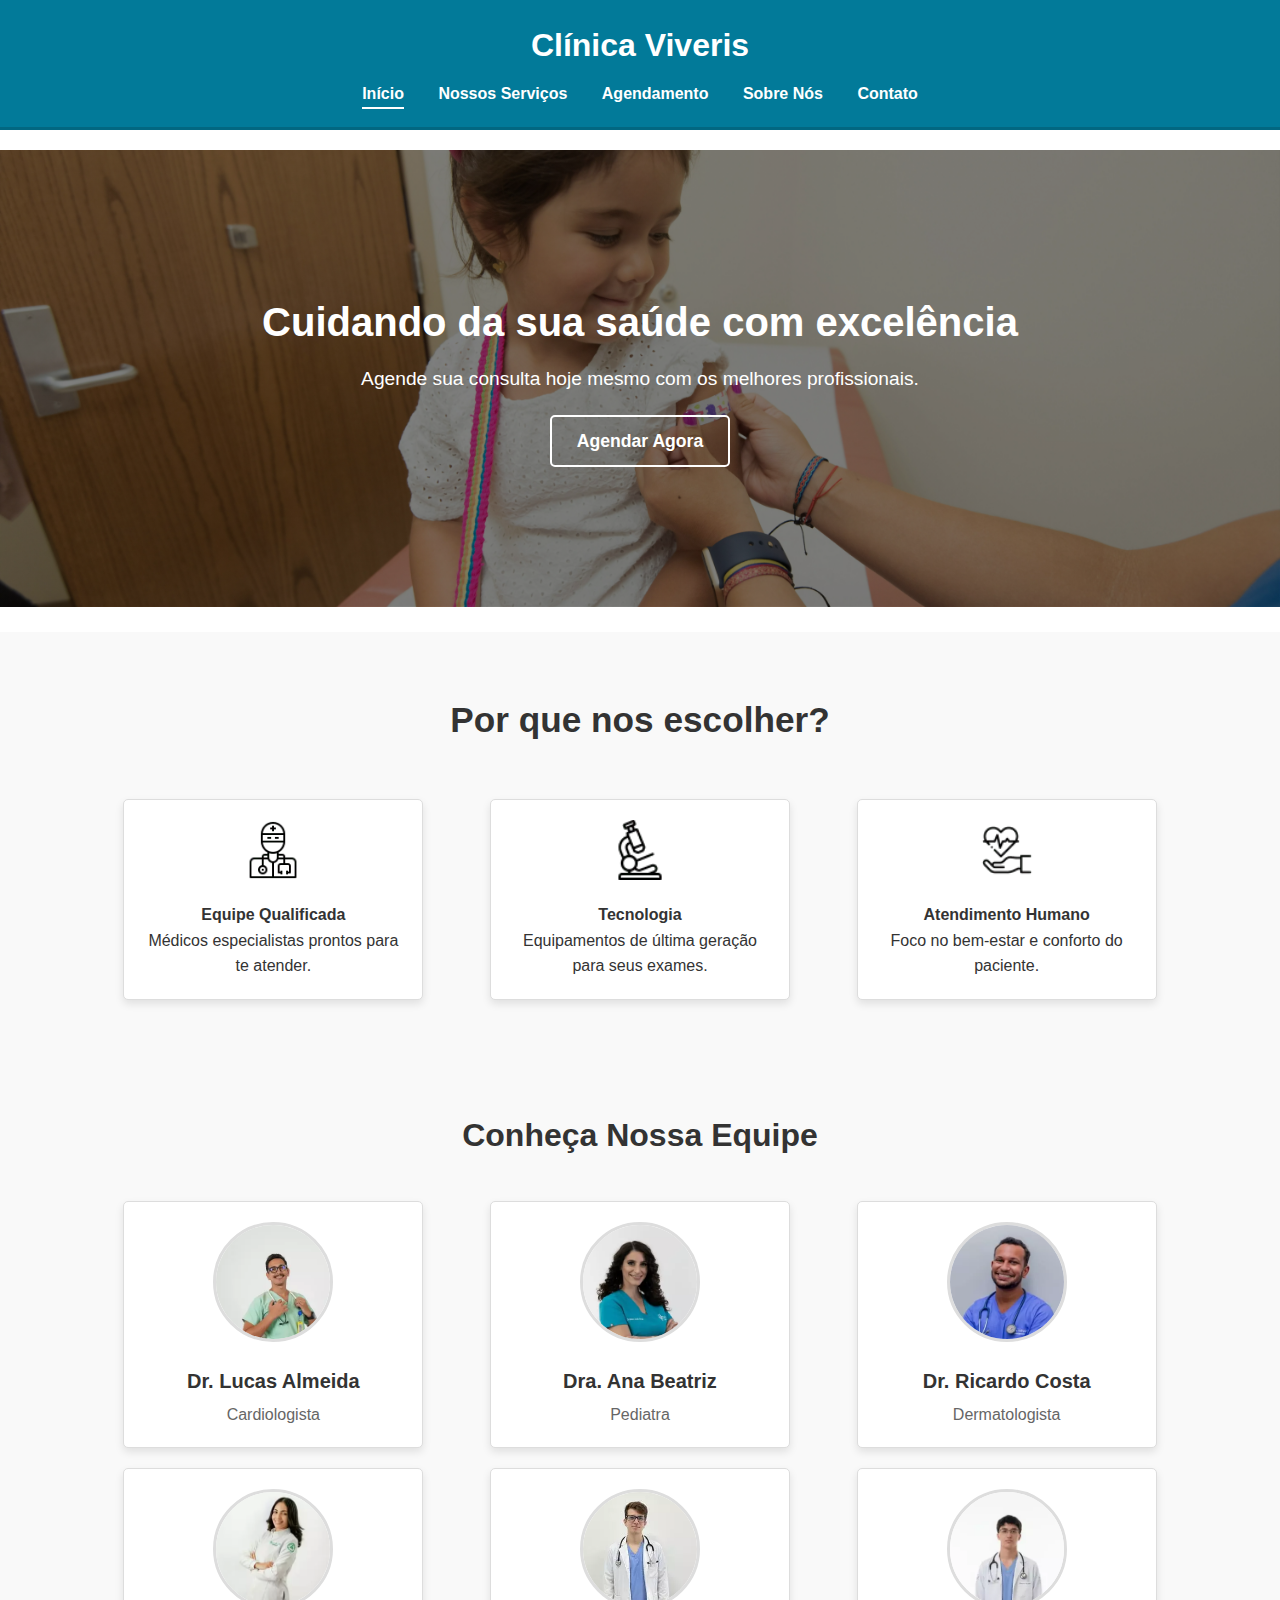
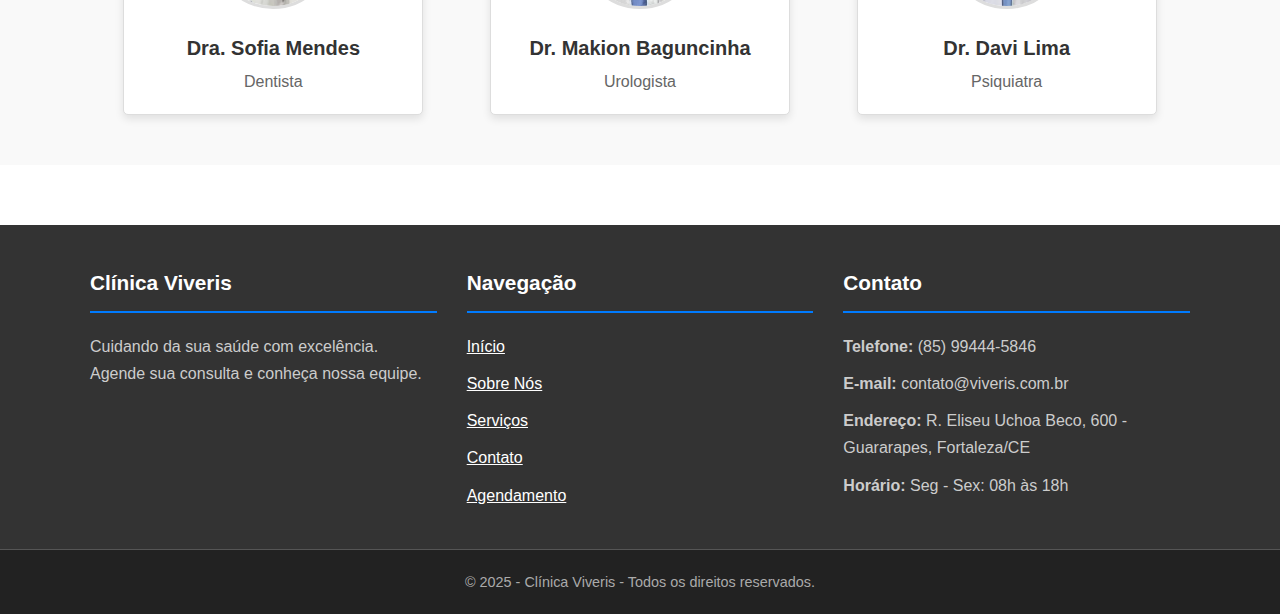
<file: index.html>
<!DOCTYPE html>
<html lang="pt-BR">
<head>
    <meta charset="UTF-8">
    <meta name="viewport" content="width=device-width, initial-scale=1.0">
    <title>Clínica Viveris - Início</title>

    <link rel="stylesheet" href="src/css/style.css">
</head>
<!-- Marcelo: Aqui é onde fica o menu do topo. -->
<body>
    <header>
        <div class="container">
            <h1>Clínica Viveris</h1>

            <nav>
                <ul>
                    <li><a href="index.html" class="pagina-ativa">Início</a></li>
                     <li><a href="src/pages/servicos.html">Nossos Serviços</a></li>
                    <li><a href="src/pages/agendamento.html">Agendamento</a></li>
                    <li><a href="src/pages/sobre-nos.html">Sobre Nós</a></li>
                    <li><a href="src/pages/contato.html">Contato</a></li>
                </ul>
            </nav>
        </div>
    </header>
<!-- Marcelo: aqui é aparte do hero (banner) -->
    <main>
        <section class="hero">
            <div class="container">
                <h2>Cuidando da sua saúde com excelência</h2>
                <p>Agende sua consulta hoje mesmo com os melhores profissionais.</p>
                <a href="src/pages/agendamento.html" class="btn btn-fantasma">Agendar Agora</a><!-- Marcelo: classe btn é a base do botão, btn-fantasma e define a aparência específica-->
            </div>
        </section>
        <br>
<!-- Marcelo: aqui é a parte dos cards (Destaques) -->
        <section class="destaques">
            <div class="container">
                <h3>Por que nos escolher?</h3>
                <div class="cards-container">
                    <div class="card">
                        <img src="src/img/AnyConv.com__medico64.webp" alt="icon-med" class="icon">
                        <h4>Equipe Qualificada</h4>
                        <p>Médicos especialistas prontos para te atender.</p>
                    </div>
                    <div class="card">
                        <img src="src/img/AnyConv.com__Microscopio.webp" alt="icon-microscopio" class="icon">
                        <h4>Tecnologia</h4>
                        <p>Equipamentos de última geração para seus exames.</p>
                    </div>
                    <div class="card">
                        <img src="src/img/AnyConv.com__mao-coracao.webp" alt="icon-coracao" class="icon">
                        <h4>Atendimento Humano</h4>
                        <p>Foco no bem-estar e conforto do paciente.</p>
                    </div>
                </div>
            </div>
        </section>
<!-- Marcelo: aqui é a parte das imagens da equipe -->
        <section id="equipe">
            <div class="container">
                <h2>Conheça Nossa Equipe</h2>
                <div class="cards-container">

                    <div class="card">
                        <img src="src/img/AnyConv.com__medico-homem3.webp" alt="Dr. Lucas Almeida" class="foto-perfil">
                        <h4>Dr. Lucas Almeida</h4>
                        <p>Cardiologista</p>
                    </div>

                    <div class="card">
                        <img src="src/img/AnyConv.com__medica1.webp" alt="Dra. Ana Beatriz" class="foto-perfil">
                        <h4>Dra. Ana Beatriz</h4>
                        <p>Pediatra</p>
                    </div>

                    <div class="card">
                        <img src="src/img/AnyConv.com__medico-homem2.webp" alt="Dr. Ricardo Costa" class="foto-perfil">
                        <h4>Dr. Ricardo Costa</h4>
                        <p>Dermatologista</p>
                    </div>

                    <div class="card">
                        <img src="src/img/AnyConv.com__medica3.webp" alt="Dra. Sofia Mendes" class="foto-perfil">
                        <h4>Dra. Sofia Mendes</h4>
                        <p>Dentista</p>
                    </div>

                    <div class="card">
                        <img src="src/img/AnyConv.com__makion.webp" alt="Dr. Makion Holanda" class="foto-perfil">
                        <h4>Dr. Makion Baguncinha</h4>
                        <p>Urologista</p>
                    </div>

                    <div class="card">
                        <img src="src/img/AnyConv.com__lima.webp" alt="Dr. Davi Lima" class="foto-perfil">
                        <h4>Dr. Davi Lima</h4>
                        <p>Psiquiatra</p>
                    </div>

                </div>
            </div>
        </section>
    </main>
<!-- Marcelo: parte dos links e contato embaixo -->
    <footer>
        <div class="container">
            <div class="footer-grid">

                <div class="footer-coluna">
                    <h3>Clínica Viveris</h3>
                    <p>Cuidando da sua saúde com excelência. Agende sua consulta e conheça nossa equipe.</p>
                </div>

                <div class="footer-coluna">
                    <h3>Navegação</h3>
                    <ul>
                        <li><a href="index.html">Início</a></li>
                        <li><a href="src/pages/sobre-nos.html">Sobre Nós</a></li>
                        <li><a href="src/pages/servicos.html">Serviços</a></li>
                        <li><a href="src/pages/contato.html">Contato</a></li>
                        <li><a href="src/pages/agendamento.html">Agendamento</a></li>
                    </ul>
                </div>

                <div class="footer-coluna">
                    <h3>Contato</h3>
                    <p><strong>Telefone:</strong> (85) 99444-5846</p>
                    <p><strong>E-mail:</strong> contato@viveris.com.br</p>
                    <p><strong>Endereço:</strong> R. Eliseu Uchoa Beco, 600 - Guararapes, Fortaleza/CE</p>
                    <p><strong>Horário:</strong> Seg - Sex: 08h às 18h</p>
                </div>

            </div>
        </div>
<!-- Marcelo: parte do rodapé-->   
        <div class="rodapé">
            <p>© 2025 - Clínica Viveris - Todos os direitos reservados.</p>
        </div>
    </footer>

</body>

</html>
</file>
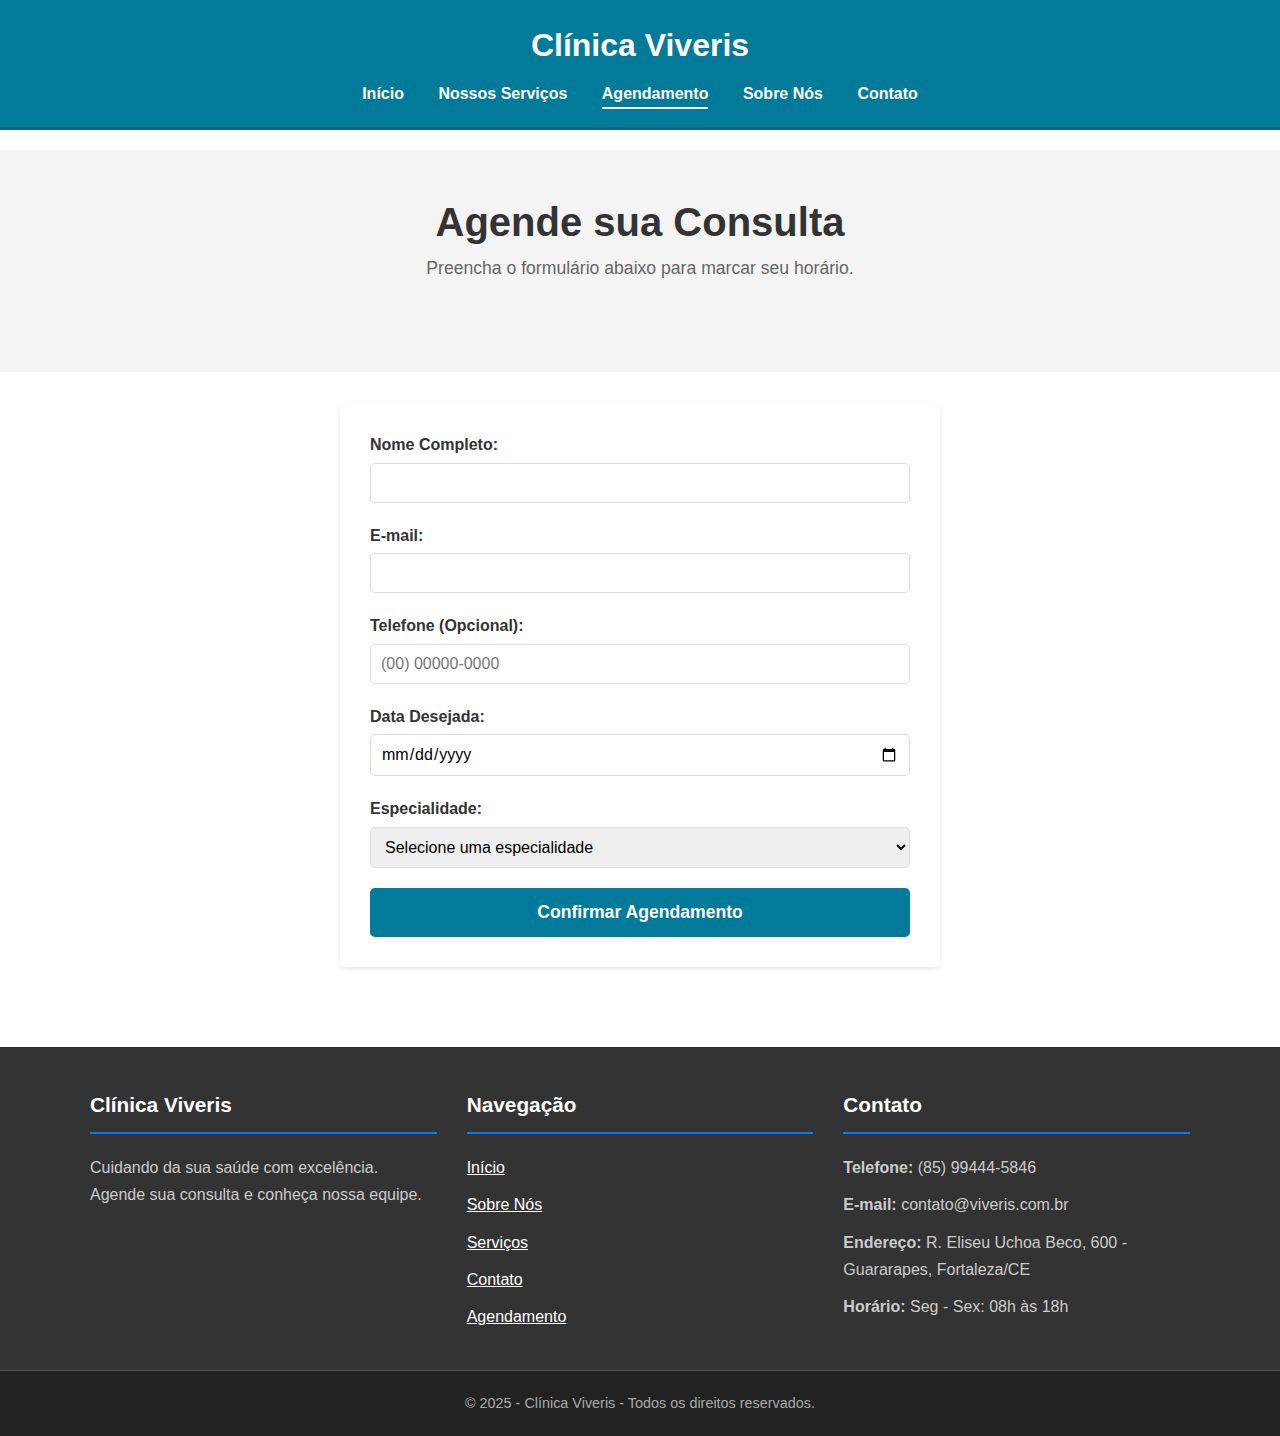
<file: src/pages/agendamento.html>
<!DOCTYPE html>
<html lang="pt-BR">
<head>
    <meta charset="UTF-8">
    <meta name="viewport" content="width=device-width, initial-scale=1.0">

    <title>Agendamento | Clínica Viveris</title>

    <link rel="stylesheet" href="https://cdnjs.cloudflare.com/ajax/libs/font-awesome/6.4.0/css/all.min.css">
    <link rel="stylesheet" href="../css/style.css">
</head>
<!-- Marcelo: Aqui é onde fica o menu do topo. -->
<body>
    <header>
        <div class="container">
            <h1>Clínica Viveris</h1>
            <nav>
                <ul>
                    <li><a href="../../index.html">Início</a></li>
                    <li><a href="servicos.html">Nossos Serviços</a></li>
                    <li><a href="agendamento.html" class="pagina-ativa">Agendamento</a></li>
                    <li><a href="sobre-nos.html">Sobre Nós</a></li>
                    <li><a href="contato.html">Contato</a></li>
                </ul>
            </nav>
        </div>
    </header>

    <main>
        <section class="titulo-pagina">
            <div class="container">
                <h2>Agende sua Consulta</h2>
                <p>Preencha o formulário abaixo para marcar seu horário.</p>
            </div>
        </section>

        <section class="formulario-container">

            <form id="formAgendamento" onsubmit="return validarEEnviar();">

                <div class="form-grupo">
                    <label for="nome">Nome Completo:</label>
                    <input type="text" id="nome" name="nome">
                    <span class="mensagemErro"></span>
                </div>

                <div class="form-grupo">
                    <label for="email">E-mail:</label>
                    <input type="email" id="email" name="email">
                    <span class="mensagemErro"></span>
                </div>

                <div class="form-grupo">
                    <label for="telefone">Telefone (Opcional):</label>
                    <input type="tel" id="telefone" name="telefone" placeholder="(00) 00000-0000">
                    <span class="mensagemErro"></span>
                </div>

                <div class="form-grupo">
                    <label for="data">Data Desejada:</label>
                    <input type="date" id="data" name="data"> <!-- type="date" é o calendário -->
                    <span class="mensagemErro"></span>
                </div>

                <div class="form-grupo">
                    <label for="especialidade">Especialidade:</label>
                    <select id="especialidade" name="especialidade">
                        <option value="">Selecione uma especialidade</option>
                        <option value="Cardiologia">Cardiologia</option>
                        <option value="Pediatria">Pediatria</option>
                        <option value="Odontologia">Odontologia</option>
                        <option value="Dermatologia">Dermatologia</option>
                        <option value="urologia">Urologia</option>
                        <option value="psiquiatria">Psiquiatria</option>
                    </select>
                    <span class="mensagemErro"></span>
                </div>

                <button type="submit" class="btn btn-solido btn-bloco">Confirmar Agendamento</button>

            </form>
        </section>
    </main>

    <footer>
        <div class="container">
            <div class="footer-grid">

                <div class="footer-coluna">
                    <h3>Clínica Viveris</h3>
                    <p>Cuidando da sua saúde com excelência. Agende sua consulta e conheça nossa equipe.</p>
                </div>

                <div class="footer-coluna">
                    <h3>Navegação</h3>
                    <ul>
                        <li><a href="../../index.html">Início</a></li>
                        <li><a href="./sobre-nos.html">Sobre Nós</a></li>
                        <li><a href="./servicos.html">Serviços</a></li>
                        <li><a href="./contato.html">Contato</a></li>
                        <li><a href="./agendamento.html">Agendamento</a></li>
                    </ul>
                </div>

                <div class="footer-coluna">
                    <h3>Contato</h3>
                    <p><strong>Telefone:</strong> (85) 99444-5846</p>
                    <p><strong>E-mail:</strong> contato@viveris.com.br</p>
                    <p><strong>Endereço:</strong> R. Eliseu Uchoa Beco, 600 - Guararapes, Fortaleza/CE</p>
                    <p><strong>Horário:</strong> Seg - Sex: 08h às 18h</p>
                </div>

            </div>
        </div>
<!-- Marcelo: parte do rodapé-->  
        <div class="rodapé">
            <p>© 2025 - Clínica Viveris - Todos os direitos reservados.</p>
        </div>
    </footer>


    <script src="../js/validacao.js"></script>

</body>

</html>
</file>
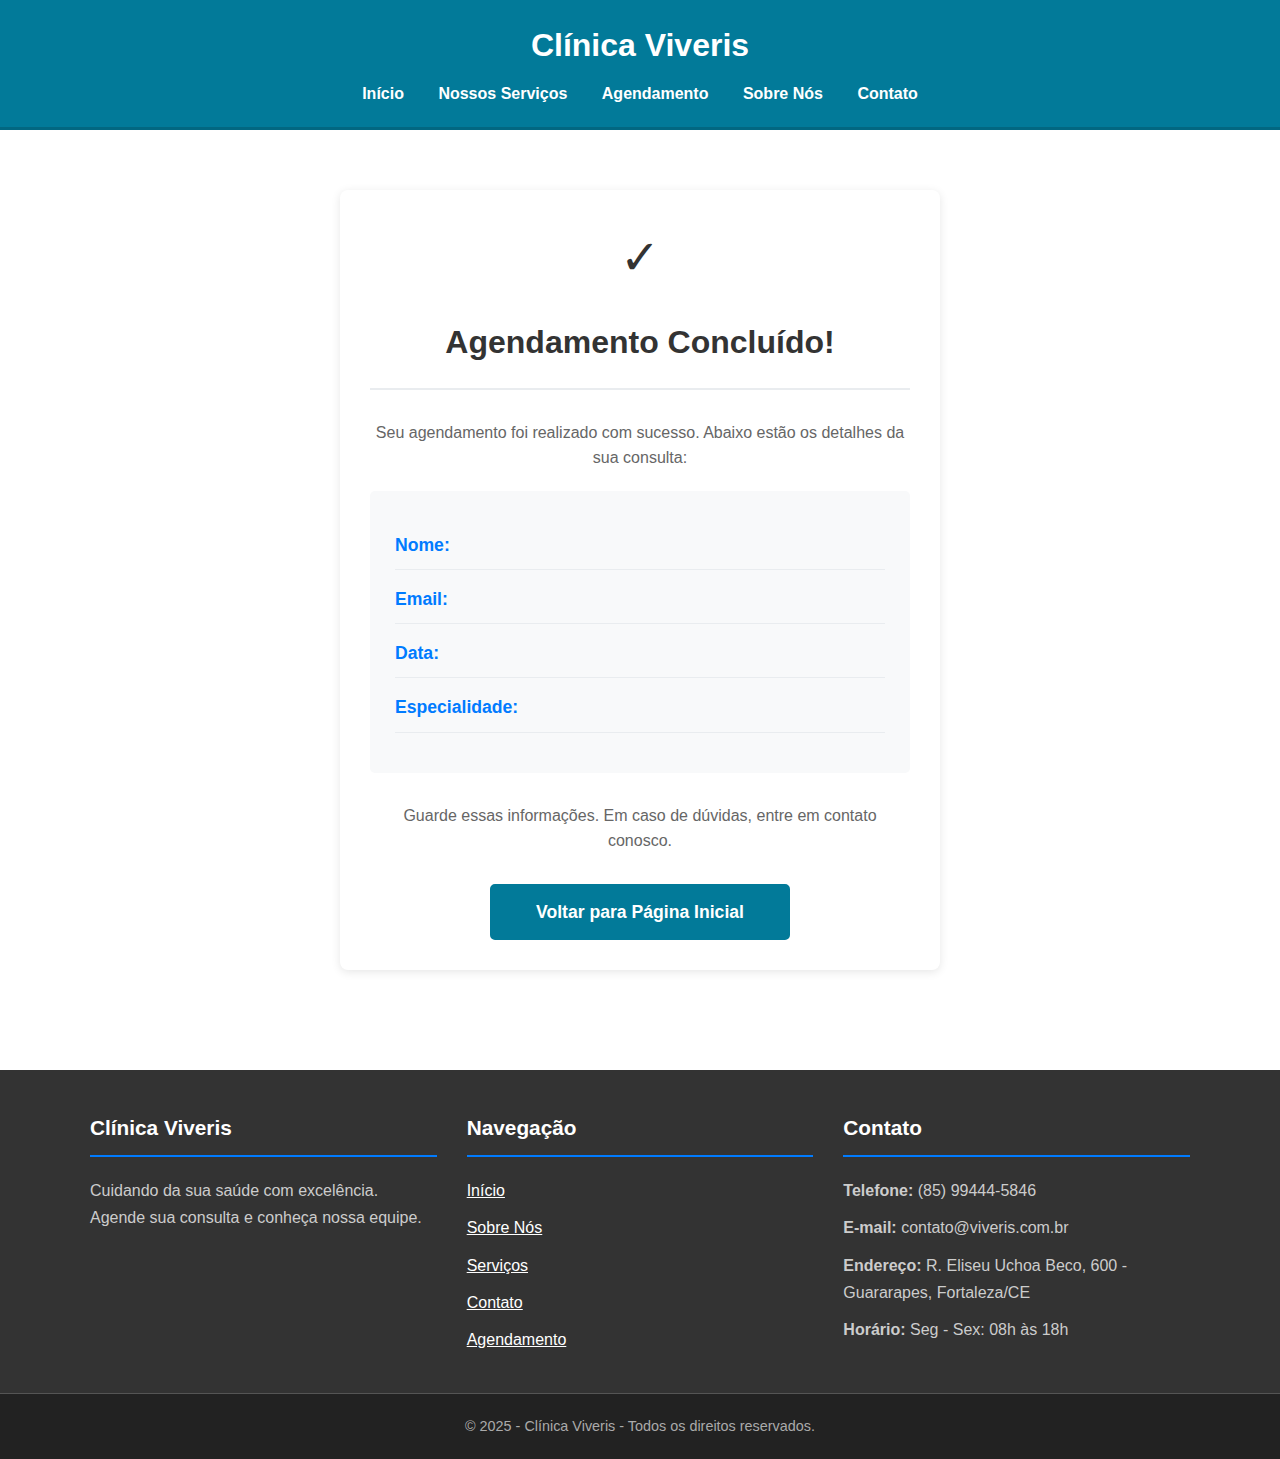
<file: src/pages/confirmacao-agendamento.html>
<!DOCTYPE html>
<html lang="pt-BR">

<head>
    <meta charset="UTF-8">
    <meta name="viewport" content="width=device-width, initial-scale=1.0">
    <title>Agendamento Concluído | Clínica Viveris</title>
    <link rel="stylesheet" href="../css/style.css">

    <script>
        
        window.addEventListener('DOMContentLoaded', function () {
            const dados = JSON.parse(localStorage.getItem('agendamento'));

            if (dados) {
               
                const databr = new Date(dados.data + 'T00:00:00').toLocaleDateString('pt-BR');

                document.getElementById('nome').textContent = dados.nome;
                document.getElementById('email').textContent = dados.email;
                document.getElementById('data').textContent = databr;
                document.getElementById('especialidade').textContent = dados.especialidade;

                if (dados.telefone) {
                    document.getElementById('telefone-container').style.display = 'block';
                    document.getElementById('telefone').textContent = dados.telefone;
                }

                localStorage.removeItem('agendamento');
            }
        });
    </script>
</head>

<body>
    <header>
        <div class="container">
            <h1>Clínica Viveris</h1>
            <nav>
                <ul>
                    <li><a href="../../index.html">Início</a></li>
                    <li><a href="../pages/servicos.html">Nossos Serviços</a></li>
                    <li><a href="../pages/agendamento.html">Agendamento</a></li>
                    <li><a href="../pages/sobre-nos.html">Sobre Nós</a></li>
                    <li><a href="../pages/contato.html">Contato</a></li>
                </ul>
            </nav>
        </div>
    </header>

    <main>
        <div class="container">
            <div class="confirmacao-agendamento">
                <div class="icone-sucesso">✓</div>
                <h2 class="confirmacao-titulo">Agendamento Concluído!</h2>

                <div class="confirmacao-mensagem">
                    <p>Seu agendamento foi realizado com sucesso. Abaixo estão os detalhes da sua consulta:</p>
                </div>

                <div class="confirmacao-dados">
                    <p><strong>Nome:</strong> <span id="nome"></span></p>
                    <p><strong>Email:</strong> <span id="email"></span></p>
                    <p><strong>Data:</strong> <span id="data"></span></p>
                    <p><strong>Especialidade:</strong> <span id="especialidade"></span></p>
                    <p id="telefone-container" style="display: none"><strong>Telefone:</strong> <span id="telefone"></span></p>
                </div>

                <div class="confirmacao-mensagem">
                    <p>Guarde essas informações. Em caso de dúvidas, entre em contato conosco.</p>
                </div>

                <a href="../../index.html" class="btn btn-solido btn-confirmacao">Voltar para Página Inicial</a>
            </div>
        </div>
    </main>

    <footer>
        <div class="container">
            <div class="footer-grid">

                <div class="footer-coluna">
                    <h3>Clínica Viveris</h3>
                    <p>Cuidando da sua saúde com excelência. Agende sua consulta e conheça nossa equipe.</p>
                </div>

                <div class="footer-coluna">
                    <h3>Navegação</h3>
                    <ul>
                        <li><a href="../../index.html">Início</a></li>
                        <li><a href="./sobre-nos.html">Sobre Nós</a></li>
                        <li><a href="./servicos.html">Serviços</a></li>
                        <li><a href="./contato.html">Contato</a></li>
                        <li><a href="./agendamento.html">Agendamento</a></li>
                    </ul>
                </div>

                <div class="footer-coluna">
                    <h3>Contato</h3>
                    <p><strong>Telefone:</strong> (85) 99444-5846</p>
                    <p><strong>E-mail:</strong> contato@viveris.com.br</p>
                    <p><strong>Endereço:</strong> R. Eliseu Uchoa Beco, 600 - Guararapes, Fortaleza/CE</p>
                    <p><strong>Horário:</strong> Seg - Sex: 08h às 18h</p>
                </div>

            </div>
        </div>
        <div class="rodapé">
            <p>© 2025 - Clínica Viveris - Todos os direitos reservados.</p>
        </div>
    </footer>

</body>

</html>
</file>
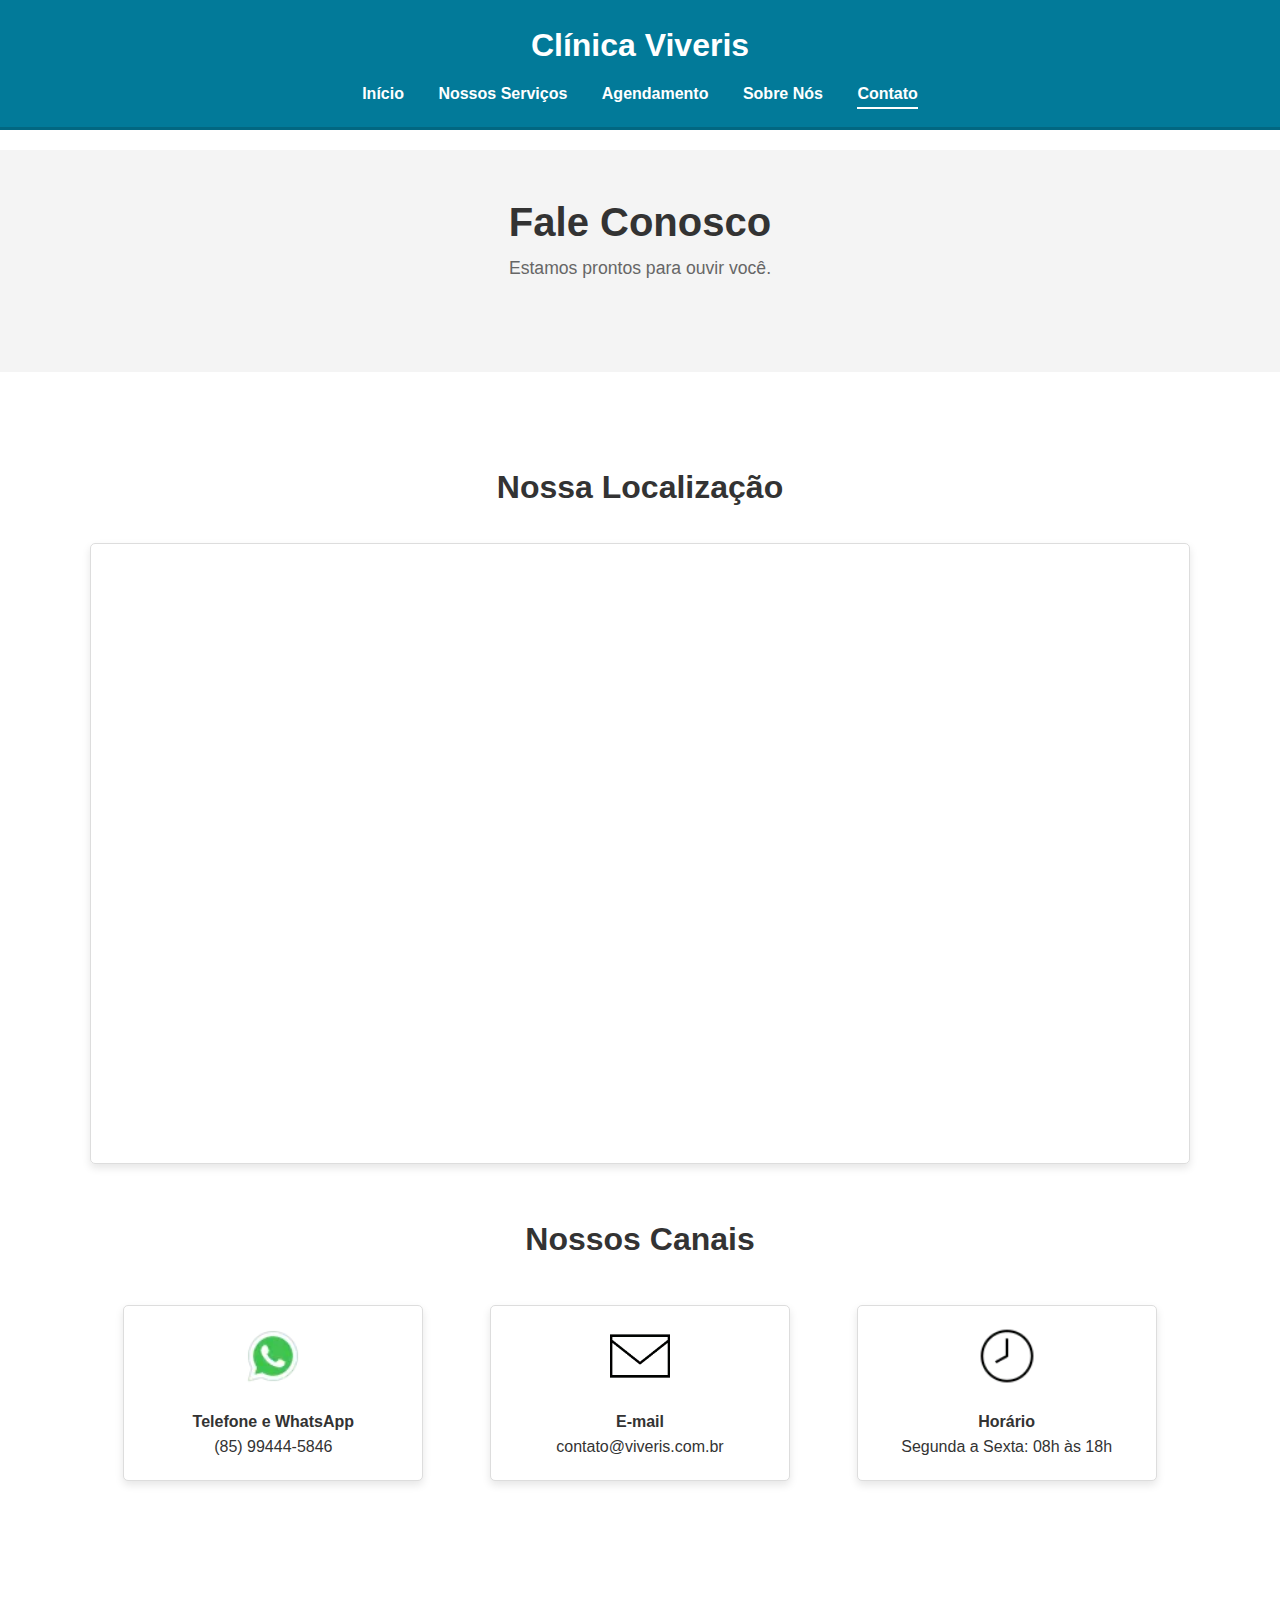
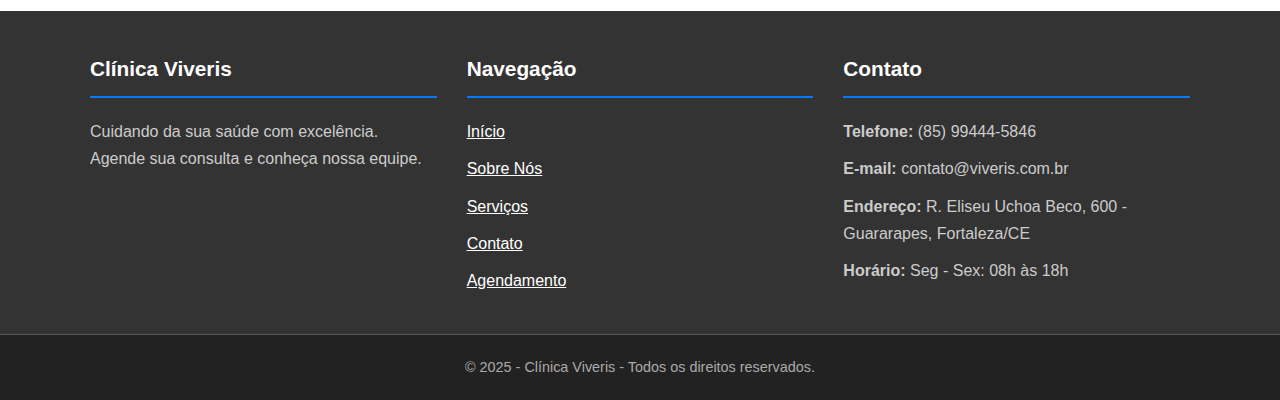
<file: src/pages/contato.html>
<!DOCTYPE html>
<html lang="pt-BR">

<head>
  <meta charset="UTF-8">
  <meta name="viewport" content="width=device-width, initial-scale=1.0">

  <title>Contato | Clínica Viveris</title>

  <link rel="stylesheet" href="../css/style.css">
</head>

<body>

  <header>
    <div class="container">
      <h1>Clínica Viveris</h1>
      <nav>
        <ul>
          <li><a href="../../index.html">Início</a></li>
          <li><a href="servicos.html">Nossos Serviços</a></li>
          <li><a href="agendamento.html">Agendamento</a></li>
          <li><a href="sobre-nos.html">Sobre Nós</a></li>
          <li><a href="contato.html" class="pagina-ativa">Contato</a></li>
        </ul>
      </nav>
  </header>

  <main>

    <section class="titulo-pagina">
      <div class="container">
        <h2>Fale Conosco</h2>
        <p>Estamos prontos para ouvir você.</p>
      </div>
    </section>

    <section class="conteudo-principal">
      <div class="container">
        <h3 style="text-align: center; font-size: 2em; margin-bottom: 30px;">Nossa Localização</h3>

        <div class="mapa-container">
          <iframe src="https://www.google.com/maps/embed?pb=!1m18!1m12!1m3!1d3981.306059881261!2d-38.4891106253406!3d-3.742364643037207!2m3!1f0!2f0!3f0!3m2!1i1024!2i768!4f13.1!3m3!1m2!1s0x7c7461833059853%3A0x6a0a8114f686c13!2sR.%20Eliseu%20Uchoa%20Beco%2C%20600%20-%20Guararapes%2C%20Fortaleza%20-%20CE%2C%2060810-230!5e0!3m2!1spt-PT!2sbr!4v1731329195359!5m2!1spt-PT!2sbr" width="600" height="450" style="border:0;" allowfullscreen="" loading="lazy" referrerpolicy="no-referrer-when-downgrade"></iframe>
        </div>

        <h3 style="text-align: center; font-size: 2em; margin-top: 50px; margin-bottom: 30px;">Nossos Canais</h3>

        <div class="cards-container">
          <div class="card">
            <img src="../img/AnyConv.com__whatsapp.webp" alt="Telefone" class="icon">
            <h4>Telefone e WhatsApp</h4>
            <p>(85) 99444-5846</p>
          </div>

          <div class="card">
            <img src="../img/AnyConv.com__email.webp" alt="E-mail" class="icon">
            <h4>E-mail</h4>
            <p>contato@viveris.com.br</p>
          </div>

          <div class="card">
            <img src="../img/AnyConv.com__relogio.webp" alt="Horário" class="icon">
            <h4>Horário</h4>
            <p>Segunda a Sexta: 08h às 18h</p>
          </div>
        </div>
      </div>
    </section>

  </main>

  <footer>
    <div class="container">
      <div class="footer-grid">

        <div class="footer-coluna">
          <h3>Clínica Viveris</h3>
          <p>Cuidando da sua saúde com excelência. Agende sua consulta e conheça nossa equipe.</p>
        </div>

        <div class="footer-coluna">
          <h3>Navegação</h3>
          <ul>
            <li><a href="../../index.html">Início</a></li>
            <li><a href="./sobre-nos.html">Sobre Nós</a></li>
            <li><a href="./servicos.html">Serviços</a></li>
            <li><a href="./contato.html">Contato</a></li>
            <li><a href="./agendamento.html">Agendamento</a></li>
          </ul>
        </div>

        <div class="footer-coluna">
          <h3>Contato</h3>
          <p><strong>Telefone:</strong> (85) 99444-5846</p>
          <p><strong>E-mail:</strong> contato@viveris.com.br</p>
          <p><strong>Endereço:</strong> R. Eliseu Uchoa Beco, 600 - Guararapes, Fortaleza/CE</p>
          <p><strong>Horário:</strong> Seg - Sex: 08h às 18h</p>
        </div>

      </div>
    </div>
    <div class="rodapé">
      <p>© 2025 - Clínica Viveris - Todos os direitos reservados.</p>
    </div>

  </footer>

</body>

</html>
</file>
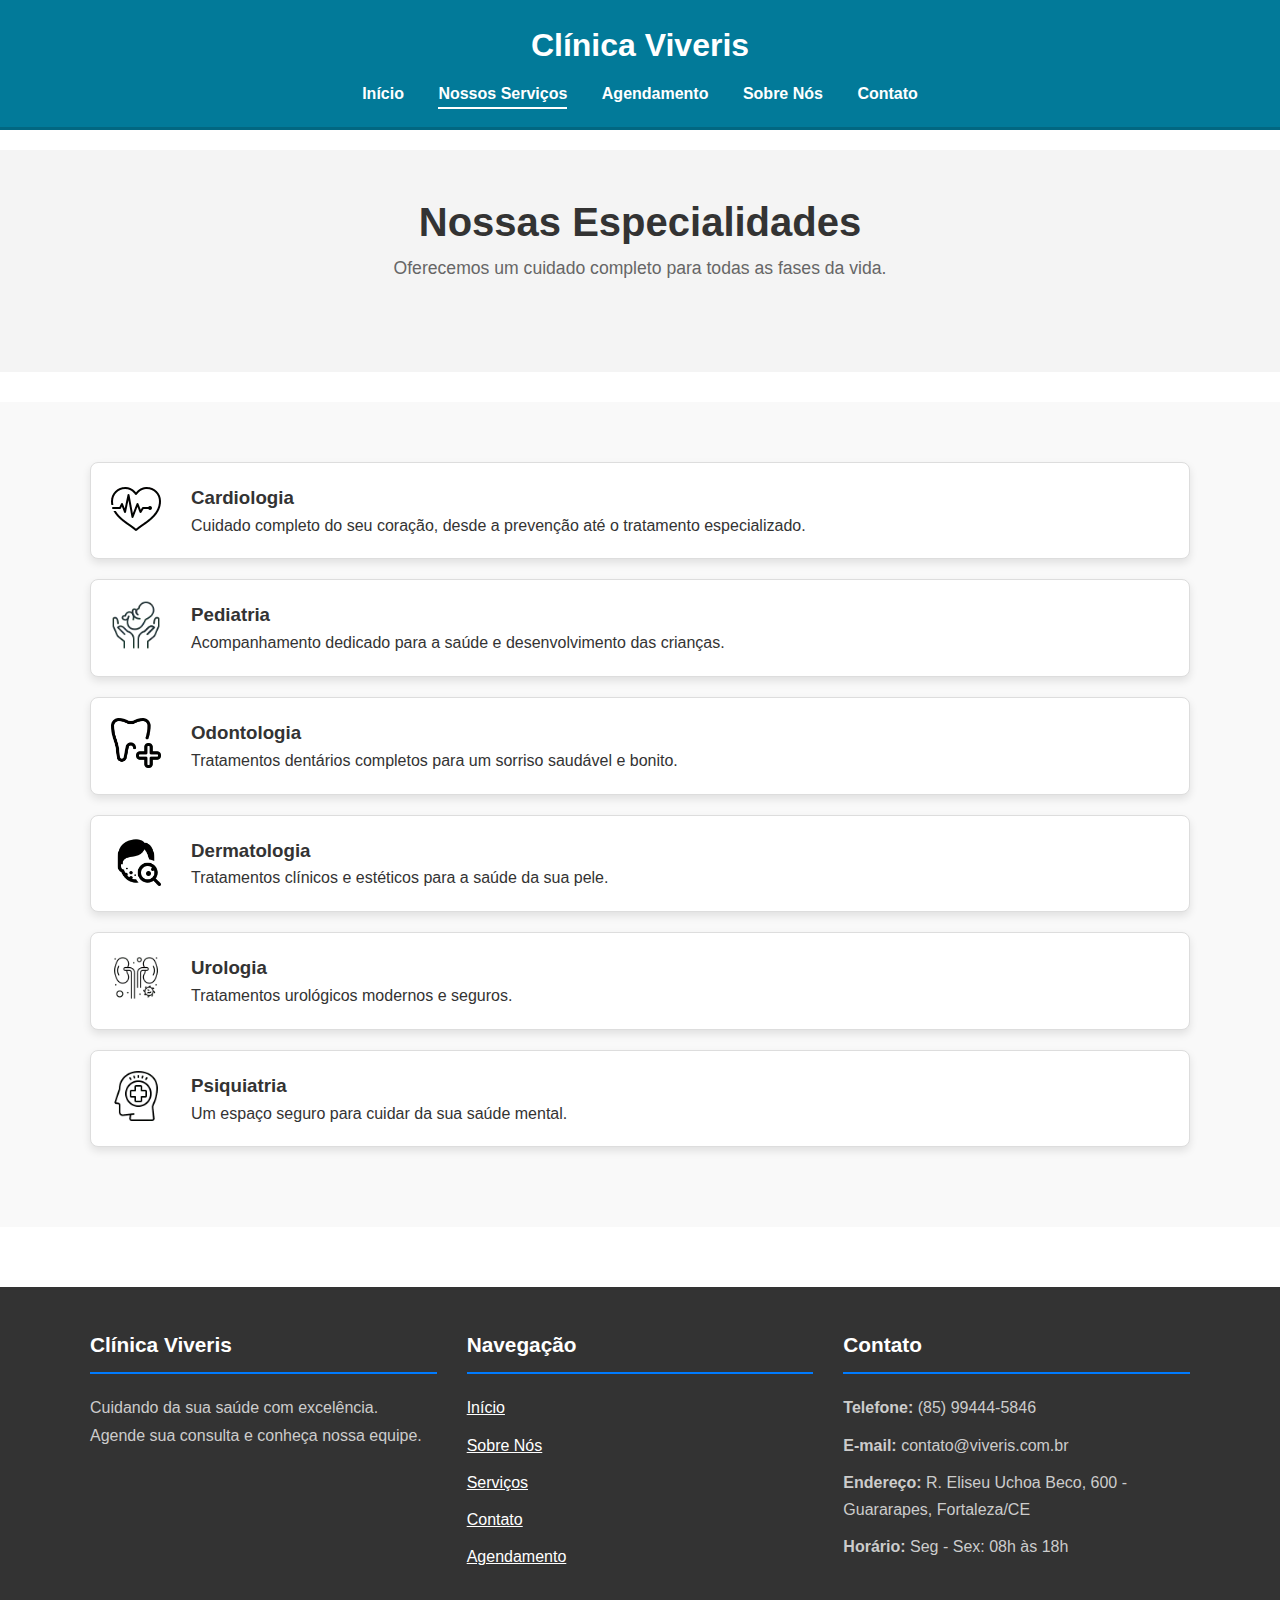
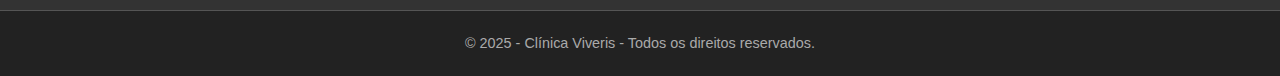
<file: src/pages/servicos.html>
<!DOCTYPE html>
<html lang="pt-BR">
<head>
    <meta charset="UTF-8">
    <meta name="viewport" content="width=device-width, initial-scale=1.0">

    <title>Nossos Serviços | Clínica Viveris</title>

    <link rel="stylesheet" href="../css/style.css">
</head>
<!-- Marcelo: Aqui é onde fica o menu do topo. -->
<body>
    <header>
        <div class="container">
            <h1>Clínica Viveris</h1>
            <nav>
                <ul>
                    <li><a href="../../index.html">Início</a></li>
                    <li><a href="servicos.html" class="pagina-ativa">Nossos Serviços</a></li>
                    <li><a href="agendamento.html">Agendamento</a></li>
                    <li><a href="sobre-nos.html">Sobre Nós</a></li>
                    <li><a href="contato.html">Contato</a></li>
                </ul>
            </nav>
        </div>
    </header>
<!-- Marcelo: título da página -->
    <main>
        <section class="titulo-pagina">
            <div class="container">
                <h2>Nossas Especialidades</h2>
                <p>Oferecemos um cuidado completo para todas as fases da vida.</p>
            </div>
        </section>
<!-- Marcelo: lista de serviços -->
        <section class="lista-servicos">
            <div class="container">
                <article class="servico-item">
                    <img src="../img/AnyConv.com__cardio.webp" alt="cardiologia" class="servico-icon">
                    <div class="servico-info">
                        <h3>Cardiologia</h3>
                        <p>Cuidado completo do seu coração, desde a prevenção até o tratamento especializado.</p>
                    </div>
                </article>

                <article class="servico-item">
                    <img src="../img/AnyConv.com__pediatra.webp" alt="pediatra" class="servico-icon">
                    <div class="servico-info">
                        <h3>Pediatria</h3>
                        <p>Acompanhamento dedicado para a saúde e desenvolvimento das crianças.</p>
                    </div>
                </article>

                <article class="servico-item">
                    <img src="../img/AnyConv.com__Dentista.webp" alt="dente" class="servico-icon">
                    <div class="servico-info">
                        <h3>Odontologia</h3>
                        <p>Tratamentos dentários completos para um sorriso saudável e bonito.</p>
                    </div>
                </article>

                <article class="servico-item">
                    <img src="../img/AnyConv.com__derma.webp" alt="derma" class="servico-icon">
                    <div class="servico-info">
                        <h3>Dermatologia</h3>
                        <p>Tratamentos clínicos e estéticos para a saúde da sua pele.</p>
                    </div>
                </article>

                <article class="servico-item">
                    <img src="../img/AnyConv.com__rins.webp" alt="Rins" class="servico-icon">
                    <div class="servico-info">
                        <h3>Urologia</h3>
                        <p>Tratamentos urológicos modernos e seguros.</p>
                    </div>
                </article>

                <article class="servico-item">
                    <img src="../img/AnyConv.com__mente.webp" alt="mente" class="servico-icon">
                    <div class="servico-info">
                        <h3>Psiquiatria</h3>
                        <p>Um espaço seguro para cuidar da sua saúde mental.</p>
                    </div>
                </article>

            </div>
        </section>
    </main>
<!-- Marcelo: parte dos links e contato embaixo -->
    <footer>
        <div class="container">
            <div class="footer-grid">

                <div class="footer-coluna">
                    <h3>Clínica Viveris</h3>
                    <p>Cuidando da sua saúde com excelência. Agende sua consulta e conheça nossa equipe.</p>
                </div>

                <div class="footer-coluna">
                    <h3>Navegação</h3>
                    <ul>
                        <li><a href="../../index.html">Início</a></li>
                        <li><a href="./sobre-nos.html">Sobre Nós</a></li>
                        <li><a href="./servicos.html">Serviços</a></li>
                        <li><a href="./contato.html">Contato</a></li>
                        <li><a href="./agendamento.html">Agendamento</a></li>
                    </ul>
                </div>

                <div class="footer-coluna">
                    <h3>Contato</h3>
                    <p><strong>Telefone:</strong> (85) 99444-5846</p>
                    <p><strong>E-mail:</strong> contato@viveris.com.br</p>
                    <p><strong>Endereço:</strong> R. Eliseu Uchoa Beco, 600 - Guararapes, Fortaleza/CE</p>
                    <p><strong>Horário:</strong> Seg - Sex: 08h às 18h</p>
                </div>

            </div>
        </div>
<!-- Marcelo: parte do rodapé-->   
        <div class="rodapé">
            <p>© 2025 - Clínica Viveris - Todos os direitos reservados.</p>
        </div>
    </footer>

</body>

</html>
</file>
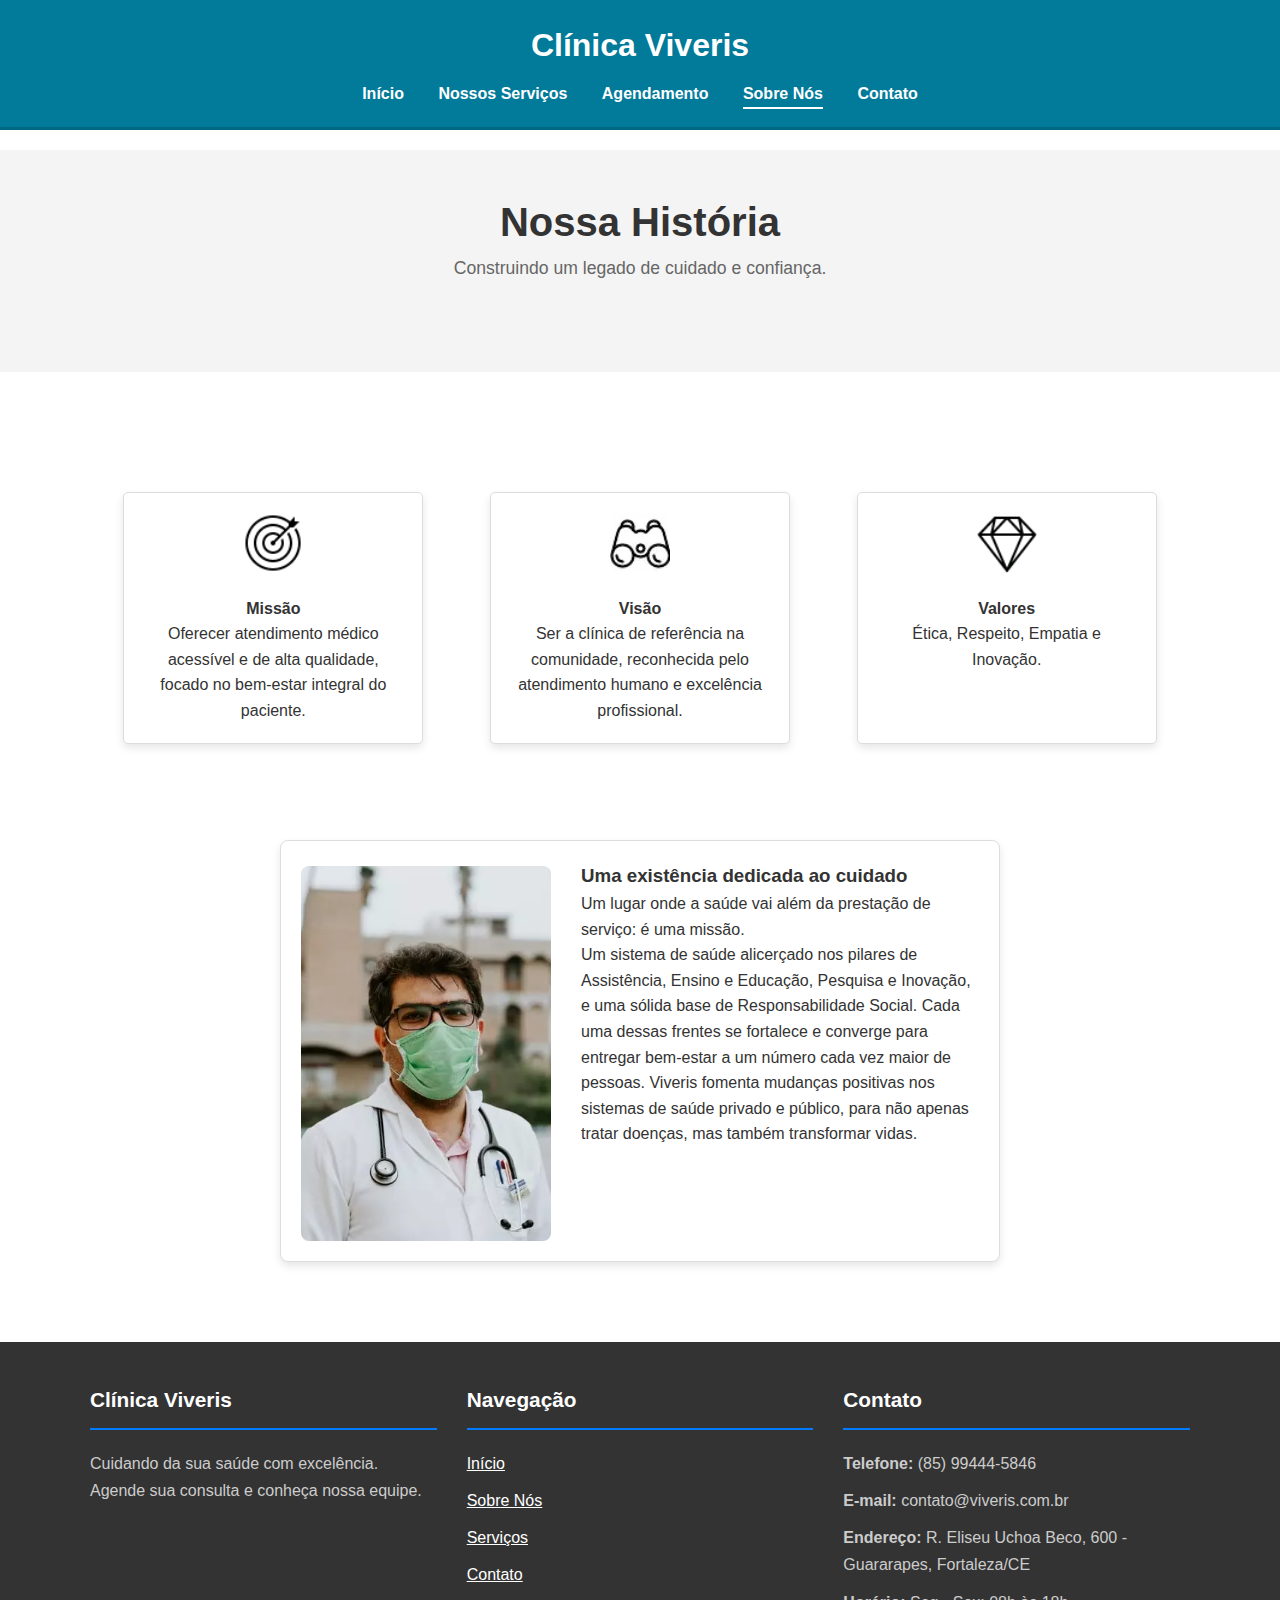
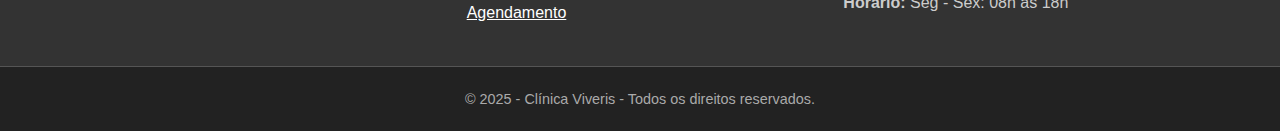
<file: src/pages/sobre-nos.html>
<!DOCTYPE html>
<html lang="pt-BR">
<head>
    <meta charset="UTF-8">
    <meta name="viewport" content="width=device-width, initial-scale=1.0">

    <title>Sobre Nós | Clínica Viveris </title>

    <link rel="stylesheet" href="../css/style.css">
</head>

<body>
    <header>
        <div class="container">
            <h1>Clínica Viveris</h1>
            <nav>
                <ul>
                    <li><a href="../../index.html">Início</a></li>
                    <li><a href="servicos.html">Nossos Serviços</a></li>
                    <li><a href="agendamento.html">Agendamento</a></li>
                    <li><a href="sobre-nos.html" class="pagina-ativa">Sobre Nós</a></li>
                    <li><a href="contato.html">Contato</a></li>
                </ul>
            </nav>
        </div>
    </header>

    <main>
        <section class="titulo-pagina">
            <div class="container">
                <h2>Nossa História</h2>
                <p>Construindo um legado de cuidado e confiança.</p>
            </div>
        </section>
        <section class="conteudo-principal">
            <div class="container">
<!-- Marcelo: aqui é a mesma coisa dos cards -->
                <div class="cards-container">
                    <div class="card">
                        <img src="../img/AnyConv.com__alvo.webp" alt="alvo" class="icon">
                        <h4>Missão</h4>
                        <p>Oferecer atendimento médico acessível e de alta qualidade, focado no bem-estar integral do paciente.</p>
                    </div>

                    <div class="card">
                        <img src="../img/AnyConv.com__binoculos.webp" alt="binoculos" class="icon">
                        <h4>Visão</h4>
                        <p>Ser a clínica de referência na comunidade, reconhecida pelo atendimento humano e excelência profissional.</p>
                    </div>

                    <div class="card">
                        <img src="../img/AnyConv.com__diamante.webp" alt="diamante" class="icon">
                        <h4>Valores</h4>
                        <p>Ética, Respeito, Empatia e Inovação.</p>
                    </div>

                </div>
            </div>
        </section>

        <br>
        <section class="texto-descritivo">
            <div class="container" style="max-width: 800px;">

                <article class="servico-item">

                    <img src="../img/AnyConv.com__doutor.webp" alt="Foto Doutor" class="foto-medico">

                    <div class="servico-info">
                        <h3>Uma existência dedicada ao cuidado</h3>
                        <p>Um lugar onde a saúde vai além da prestação de serviço: é uma missão. <br> Um sistema de saúde alicerçado nos pilares de Assistência, Ensino e Educação, Pesquisa e Inovação, e uma sólida base de Responsabilidade Social. Cada uma dessas frentes se fortalece e converge para entregar bem-estar a um número cada vez maior de pessoas. Viveris fomenta mudanças positivas nos sistemas de saúde privado e público, para não apenas tratar doenças, mas também transformar vidas.</p>
                    </div>

                </article>

            </div>
        </section>
    </main>
<!-- Marcelo: parte dos links e contato embaixo -->
    <footer>
        <div class="container">
            <div class="footer-grid">

                <div class="footer-coluna">
                    <h3>Clínica Viveris</h3>
                    <p>Cuidando da sua saúde com excelência. Agende sua consulta e conheça nossa equipe.</p>
                </div>

                <div class="footer-coluna">
                    <h3>Navegação</h3>
                    <ul>
                        <li><a href="../../index.html">Início</a></li>
                        <li><a href="./sobre-nos.html">Sobre Nós</a></li>
                        <li><a href="./servicos.html">Serviços</a></li>
                        <li><a href="./contato.html">Contato</a></li>
                        <li><a href="./agendamento.html">Agendamento</a></li>
                    </ul>
                </div>

                <div class="footer-coluna">
                    <h3>Contato</h3>
                    <p><strong>Telefone:</strong> (85) 99444-5846</p>
                    <p><strong>E-mail:</strong> contato@viveris.com.br</p>
                    <p><strong>Endereço:</strong> R. Eliseu Uchoa Beco, 600 - Guararapes, Fortaleza/CE</p>
                    <p><strong>Horário:</strong> Seg - Sex: 08h às 18h</p>
                </div>

            </div>
        </div>
<!-- Marcelo: parte do rodapé-->   
        <div class="rodapé">
            <p>© 2025 - Clínica Viveris - Todos os direitos reservados.</p>
        </div>
    </footer>

</body>

</html>
</file>
<file: src/css/style.css>
/* ===================================================
   ESTILOS GLOBAIS
   ================================================= */

/* Marcelo: O asterisco seleciona TODOS os elementos do site.
   Usamos 'margin: 0' e 'padding: 0' para remover os espaços padrão que os navegadores
   colocam automaticamente. 
   'box-sizing: border-box' garante que o tamanho dos elementos inclua as bordas e preenchimentos. */
* {
    margin: 0;
    padding: 0;
    box-sizing: border-box;
    font-family: Arial, sans-serif;
}

/* Marcelo: é a cor do fundo e cor do texto padrão do site.*/
body {
    line-height: 1.6;
    background-color: #fff;
    color: #333;
}

/* Marcelo: A função dessa classe é centralizar, defini o 'max-width' para limitar a largura e o 'margin: 0 auto' para centralizar.*/
.container {
    width: 90%;
    max-width: 1100px;
    margin: 0 auto; /* Marcelo: Centraliza o conteúdo */
}

/* ===================================================
   CABEÇALHO E NAVEGAÇÃO (Todas as páginas)
   ================================================= */

/* --- ESTILOS DO CABEÇALHO --- */

header {
    background-color: #027a99; /* Marcelo: cor de fundo do cabeçalho */
    color: #fff;
    padding: 20px 0;
    border-bottom: 3px solid #026781;
}

header h1 {
    text-align: center;
    margin-bottom: 10px;
}

/* --- MENU DE NAVEGAÇÃO --- */

header nav ul {
    list-style: none;
    text-align: center;
}

header nav ul li {
    display: inline; /* Marcelo: Transforma a lista vertical em horizontal*/
    margin: 0 15px;
}

header nav ul li a {
    color: #fff; /* Marcelo: Cor do texto dos links do menu */
    text-decoration: none;
    font-weight: bold;
    padding: 5px 0; 
    border-bottom: 2px solid transparent; 
    transition: border-color 0.3s ease; 
}

header nav ul li a.pagina-ativa {
    border-bottom-color: #fff; /* Marcelo: cor do Indicar da página ativa (o traço que fica embaixo)*/
}

header nav ul li a:not(.pagina-ativa):hover {
    border-bottom-color: rgba(255, 255, 255, 0.5); /* Marcelo: cor do efeito hover (o traço que fica embaixo quando passa o mouse)*/
}

/* ===================================================
   ELEMENTOS GERAIS (Todas as páginas)
   ================================================= */

main {
    padding: 20px 0; /* espaçamento */
}

/* --- BOTÕES--- */

/*Marcelo: essa classe define a estrutura padrão de todos os botões*/
.btn {
    display: inline-block; 
    text-decoration: none;
    font-size: 1.1em;
    font-weight: bold;
    border-radius: 5px;
    cursor: pointer;
    text-align: center;
    border: 2px solid transparent; 
    transition: all 0.15s ease-out; 
}

/* Marcelo: esse codigo é do botão central do inicio que define o estilo*/
.btn-fantasma {
    background-color: transparent; 
    color: #fff; /* Marcelo: cor do texto do botão */
    border-color: #fff; /* Marcelo: cor da borda do botão */
    padding: 10px 25px; 
}

.btn-fantasma:hover {
    background-color: #fff; /* Marcelo: cor de fundo do botão ao passar o mouse */
    color: #027a99; /* Marcelo: cor do texto do botão ao passar o mouse */
    transform: translateY(-2px); 
}

.btn-solido {
    background-color: #027a99; /* Marcelo: cor de fundo do botão de agendamento */
    color: #fff; /* Marcelo: cor do texto do botão de agendamento */
    border-color: #027a99; /* Marcelo: cor da borda do botão de agendamento */
    padding: 12px 25px;
}

.btn-solido:hover {
    background-color: #026781; /* Marcelo: cor de fundo do botão de agendamento ao passar o mouse */
    border-color: #026781; /* Marcelo: cor da borda do botão de agendamento ao passar o mouse */
    transform: translateY(-2px); 
}

.btn-bloco {
    display: block; 
    width: 100%;
}

.btn-confirmacao {
    display: block;
    width: 100%;
    max-width: 300px;
    margin: 30px auto 0;
}

/* Marcelo: A função dessa classe é alinhar os cards do inicio.*/
.cards-container {
    display: flex; /* Marcelo: display:flex para alinhar lado a lado */
    justify-content: space-around;
    flex-wrap: wrap; /* Marcelo: permite que os cards quebrem a linha */
    margin-top: 20px;
}

/* Marcelo: essa parte é Estilização de cada card.*/
/* Davi: modifiquei as sombras*/
.card {
    background: #fff; /* Marcelo: cor de fundo do card */
    border: 1px solid #ddd; /* Marcelo: borda do card */
    border-radius: 5px;
    padding: 20px;
    width: 300px;
    margin: 10px;
    box-shadow: 0 4px 8px rgba(0,0,0,0.1); /* Davi: sombra do card */
    text-align: center;
    transition: transform 0.3s ease, box-shadow 0.3s ease;
}

.card:hover {
    transform: translateY(-5px); /* Marcelo: Ao passar o mouse, o card "levanta" e a sombra aumenta. */
    box-shadow: 0 6px 12px rgba(0,0,0,0.15); 
}

.cards-container .card .icon {
    width: 60px;
    height: 60px;
    margin-bottom: 15px;
}

/* Marcelo: Título padrão para páginas internas */
.titulo-pagina {
    background-color: #f4f4f4; /* Marcelo: cor de fundo do título das páginas internas */
    padding: 40px 0;
    padding-top: 40px; /* Marcelo: espaçamento superior do título das páginas internas */
    text-align: center;
    margin-bottom: 30px; /* Marcelo: espaçamento inferior do título das páginas internas */
}

.titulo-pagina h2 {
    font-size: 2.5em;
    color: #333; /* Marcelo: cor do texto do título das páginas internas */
}

.titulo-pagina p {
    font-size: 1.1em;
    color: #666; /* Marcelo: cor do texto do parágrafo das páginas internas */
    margin-bottom: 50px;
}

/* ===================================================
   PÁGINA: INÍCIO (index.html)
   ================================================= */

/* Marcelo: essa parte é a da imagem central
    Estilização do banner principal (Hero section)*/
.hero {
    background-image: linear-gradient(rgba(0, 0, 0, 0.5), rgba(0, 0, 0, 0.5)), url('../img/AnyConv.com__criança.webp'); /* Marcelo: imagem de fundo, e a cor dela */
    background-size: cover;
    background-position: center;
    background-repeat: no-repeat;
    color: #ffffff; /* Marcelo: cor do texto da imagem */
    padding: 140px 0; 
    text-align: center;
}

.hero h2 {
    font-size: 2.5em;
    margin-bottom: 10px; /* Marcelo: espaçamento abaixo do título (h2) */
}

.hero p {
    font-size: 1.2em;
    margin-bottom: 20px; /* Marcelo: espaçamento abaixo do parágrafo */
}

/* --- DESTAQUES (Por que nos escolher?) --- */

.destaques {
    background-color: #f9f9f9; /* Marcelo: cor de fundo da equipe*/
    padding-top: 60px;
    padding-bottom: 60px;
}

.destaques h3 {
    text-align: center;
    font-size: 2.2em; 
    font-weight: 700;   
    margin-bottom: 40px; 
    color: #333; /* Marcelo: cor do texto dos destaques e equipe */
}

/* --- Estilo da equipe --- */

#equipe {
    padding: 40px 0;
    background-color: #f9f9f9; 
}

#equipe h2 {
    text-align: center;
    font-size: 2em;
    margin-bottom: 30px;
    color: #333;
}

#equipe .card h4 {
    font-size: 1.25em; 
    font-weight: 600;  
    color: #333;      
    margin-bottom: 5px; 
}

#equipe .card p {
    font-size: 1.0em;
    color: #666; 
}

.foto-perfil {
    width: 120px;
    height: 120px;
    border-radius: 50%; 
    object-fit: cover; 
    margin-bottom: 15px; 
    border: 3px solid #ddd;
}

/* ===================================================
   PÁGINA: SERVIÇOS (servicos.html)
   ================================================= */

.lista-servicos {
    padding-bottom: 60px;
    background-color: #f9f9f9; /* Marcelo: cor de fundo da equipe*/
    padding-top: 60px;
}

.servico-item {
    display: flex; 
    gap: 30px; 
    align-items: flex-start; 
    background-color: #ffffff; /* Marcelo: cor de fundo do card de serviço e da foto do medico*/
    border: 1px solid #ddd;
    border-radius: 8px;
    box-shadow: 0 4px 8px rgba(0, 0, 0, 0.1);
    padding: 20px;
    margin-bottom: 20px;
    transition: transform 0.3s ease, box-shadow 0.3s ease;
}

.servico-item:hover {
    transform: translateY(-5px); 
    box-shadow: 0 6px 12px rgba(0,0,0,0.15); 
    background-color: #ffffff; /* Marcelo: cor do fundo ao passar o mouse */
}

.servico-item img {
    width: 50px;
    height: 50px;
    object-fit: contain;
    flex-shrink: 0;
}

/* ===================================================
   PÁGINA: SOBRE NÓS (sobre-nos.html)
   ================================================= */

.conteudo-principal {
    background-color: #ffffff; /* Marcelo: cor de fundo do conteúdo principal*/
    padding-top: 60px;
    padding-bottom: 60px;
}

.texto-descritivo {
    display: flex;          
    align-items: flex-start; 
    gap: 20px;               
    max-width:800px;
    margin:auto;
}

.texto-descritivo img {
    flex-shrink: 0;
}

.conteudo-texto {
    flex: 1;
}

/* Marcelo: Estilo da foto do médico da página sobre nós */
.servico-item .foto-medico {
    width: 250px; 
    height: auto;
    border-radius: 8px;
    margin-top: 5px; 
}

/* ===================================================
   PÁGINA: AGENDAMENTO (agendamento.html)
   ================================================= */

.formulario-container {
    background: #fff; /* Marcelo: cor de fundo do formulário */
    padding: 30px;
    border-radius: 5px;
    box-shadow: 0 2px 5px rgba(0,0,0,0.1);
    max-width: 600px;
    margin: 20px auto; 
}

.form-grupo {
    margin-bottom: 20px; /* Marcelo: espaçamento entre os campos do formulário*/
}

.form-grupo label {
    display: block; 
    margin-bottom: 5px; /*espaçamento */
    font-weight: bold;
}

.form-grupo input,
.form-grupo select {
    width: 100%; /* Marcelo: faz o campo ocupar todo o espaço */
    padding: 10px;
    border: 1px solid #ddd; /* Marcelo: cor da borda do campos */
    border-radius: 5px;
    font-size: 1em;
}

/* --- CLASSES DE ERRO --- */

/* Ivan: Destaquei os campos erro para melhor visualisação de onde está preenchido incorretamente */
input.erro, select.erro, textarea.erro {
    border: 2px solid #e74c3c;
    outline: none;
    box-shadow: 0 0 4px rgba(231,76,60,0.25);
}

/* Ivan: Destaquei a mensagem de erro do formulario para melhor visuliazação do usuário
   utilizei display: none; para esconder a mensagem de erro, e so será mostrada quando o javascript detectar um erro */
.mensagemErro {
    display: none;
    color: #dc2626;
    font-size: 14px;
    margin-top: 5px;
    margin-bottom: 0;
    padding: 5px 0;
}

.mensagemErro i {
    margin-right: 5px;
}

/* ===================================================
   PÁGINA: CONFIRMAÇÃO AGENDAMENTO (confirmacao-agendamento.html)
   ================================================= */

/* Ivan: Estilização do container de confirmação de agendamento 
pode mudar se quiser kklk */
.confirmacao-agendamento {
    background-color: #fff;
    max-width: 600px;
    margin: 40px auto;
    padding: 30px;
    border-radius: 8px;
    box-shadow: 0 2px 10px rgba(0, 0, 0, 0.1);
}

/* Ivan: Agendamento concluido, só isso, tentem deixam melhor por favor */
.confirmacao-titulo {
    color: #333;
    text-align: center;
    font-size: 2em;
    margin-bottom: 30px;
    padding-bottom: 20px;
    border-bottom: 2px solid #e9ecef;
}

/* Ivan: fundo cinza (emoji de joinha) */
.confirmacao-dados {
    background-color: #f8f9fa;
    padding: 25px;
    border-radius: 5px;
    margin-bottom: 30px;
}

/* Ivan: Estilização dos dados preenchidos, com uma linha divisoria entre eles */
.confirmacao-dados p {
    margin: 15px 0;
    font-size: 1.1em;
    line-height: 1.6;
    color: #333;
    border-bottom: 1px solid #e9ecef;
    padding-bottom: 10px;
}

/* Ivan: remove a linha do canto */
.confirmacao-dados p:last-child {
    border-bottom: none;
}

/* Ivan: muda a cor dos dados em negrito e alinha. */
.confirmacao-dados strong {
    color: #007bff;
    min-width: 120px;
    display: inline-block;
}

.confirmacao-mensagem {
    text-align: center;
    color: #666;
    margin: 20px 0;
}

/* Ivan: Dispenso explicação */
.icone-sucesso {
    color: #333;
    font-size: 48px;
    margin-bottom: 20px;
    text-align: center;
}

/* ===================================================
   PÁGINA: CONTATO (contato.html)
   ================================================= */

.mapa-container {
    position: relative;
    overflow: hidden;
    padding-top: 56.25%;
    margin-bottom: 30px;
    border: 1px solid #ddd;
    border-radius: 5px;
    box-shadow: 0 4px 8px rgba(0,0,0,0.1);
}

.mapa-container iframe {
    position: absolute;
    top: 0;
    left: 0;
    width: 100%;
    height: 100%;
    border: 0;
}

/* ===================================================
   RODAPÉ (Todas as páginas)
   ================================================= */

/*Davizinho*/
footer {
    background-color: #333; 
    color: #ccc;
    padding-top: 40px;
    margin-top: 40px;
    line-height: 1.7;
}

.footer-grid{
    display: flex;
    justify-content: space-between;
    gap: 30px;
    flex-wrap: wrap;
    margin-bottom: 30px;
}

.footer-coluna{
    flex: 1;
    min-width: 250px;
}

.footer-coluna h3 {
    font-size: 1.3em;
    color: #fff;
    margin-bottom: 20px;
    border-bottom: 2px solid #007bff;
    padding-bottom: 10px;
}

.footer-coluna p {
    margin-bottom: 10px;
}

.footer-coluna ul {
    list-style-type: none;
    padding: 0;
    margin: 0;
}

.footer-coluna ul li {
    margin-bottom: 10px;
}

.footer-coluna ul li a {
    color: #fff;
    text-decoration: underline;
    transition: color 0.3s ease;
}

/* --- rodapé direitos autorais --- */

.rodapé {
    background-color: #222; /* Marcelo: cor de fundo do rodapé */
    text-align: center;
    padding: 20px 0;
    border-top: 1px solid #555;
}

.rodapé p {
    margin: 0;
    color: #aaa; /* Marcelo: cor do texto do rodapé */
    font-size: 0.9em;
}
</file>
